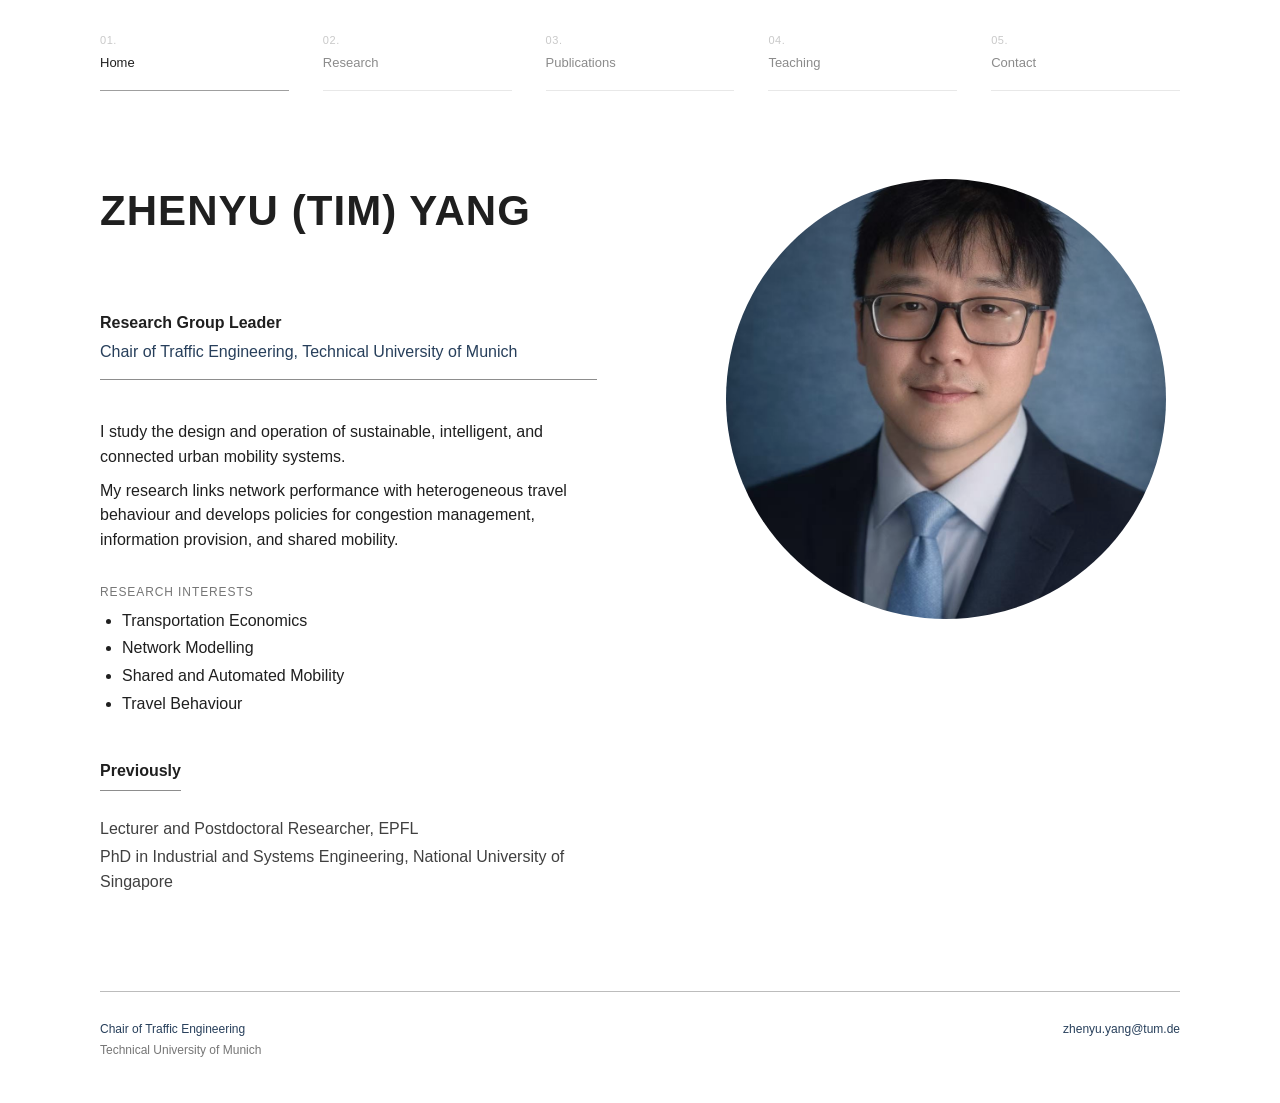
<file: index.html>
<!doctype html><html lang="en"><head><meta charset="utf-8"><meta name="viewport" content="width=device-width,initial-scale=1"><title>Zhenyu (Tim) Yang | Transportation Researcher</title><meta name="description" content="Academic homepage of Zhenyu (Tim) Yang, researching transportation economics, network modelling, and robotic mobility."><link rel="stylesheet" href="styles.css"></head><body><main class="site-shell">
<header class="site-header"><nav class="numbered-nav" aria-label="Primary navigation"><a href="index.html" aria-current="page"><span>01.</span>Home</a><a href="research.html"><span>02.</span>Research</a><a href="publications.html"><span>03.</span>Publications</a><a href="teaching.html"><span>04.</span>Teaching</a><a href="contact.html"><span>05.</span>Contact</a></nav></header>
<section class="home-grid"><div class="home-copy"><h1 class="nameplate">Zhenyu (Tim) Yang</h1><div class="quiet-affiliation"><strong>Research Group Leader</strong><a href="https://www.mos.ed.tum.de/vt/startseite/" target="_blank" rel="noopener noreferrer">Chair of Traffic Engineering, Technical University of Munich</a></div><div class="research-statement"><p>I study the design and operation of sustainable, intelligent, and connected urban mobility systems.</p><p>My research links network performance with heterogeneous travel behaviour and develops policies for congestion management, information provision, and shared mobility.</p></div><div class="current-focus"><p>Research interests</p><ul><li>Transportation Economics</li><li>Network Modelling</li><li>Shared and Automated Mobility</li><li>Travel Behaviour</li></ul></div><section class="previously"><h2>Previously</h2><p>Lecturer and Postdoctoral Researcher, EPFL</p><p>PhD in Industrial and Systems Engineering, National University of Singapore</p></section></div><div class="portrait-wrap"><img class="portrait" src="Zhenyu_Profile.jpg" alt="Portrait of Zhenyu (Tim) Yang"></div></section>
<footer class="site-footer"><div><a href="https://www.mos.ed.tum.de/vt/startseite/" target="_blank" rel="noopener noreferrer">Chair of Traffic Engineering</a><span>Technical University of Munich</span></div><a href="mailto:zhenyu.yang@tum.de">zhenyu.yang@tum.de</a></footer></main>
<!-- Cloudflare Web Analytics -->
<script type="module" src="https://static.cloudflareinsights.com/beacon.min.js" data-cf-beacon='{"token":"52b22430669c4e48a2bfc02dd2ae94d7"}'></script>
<!-- End Cloudflare Web Analytics -->
</body></html>
</file>
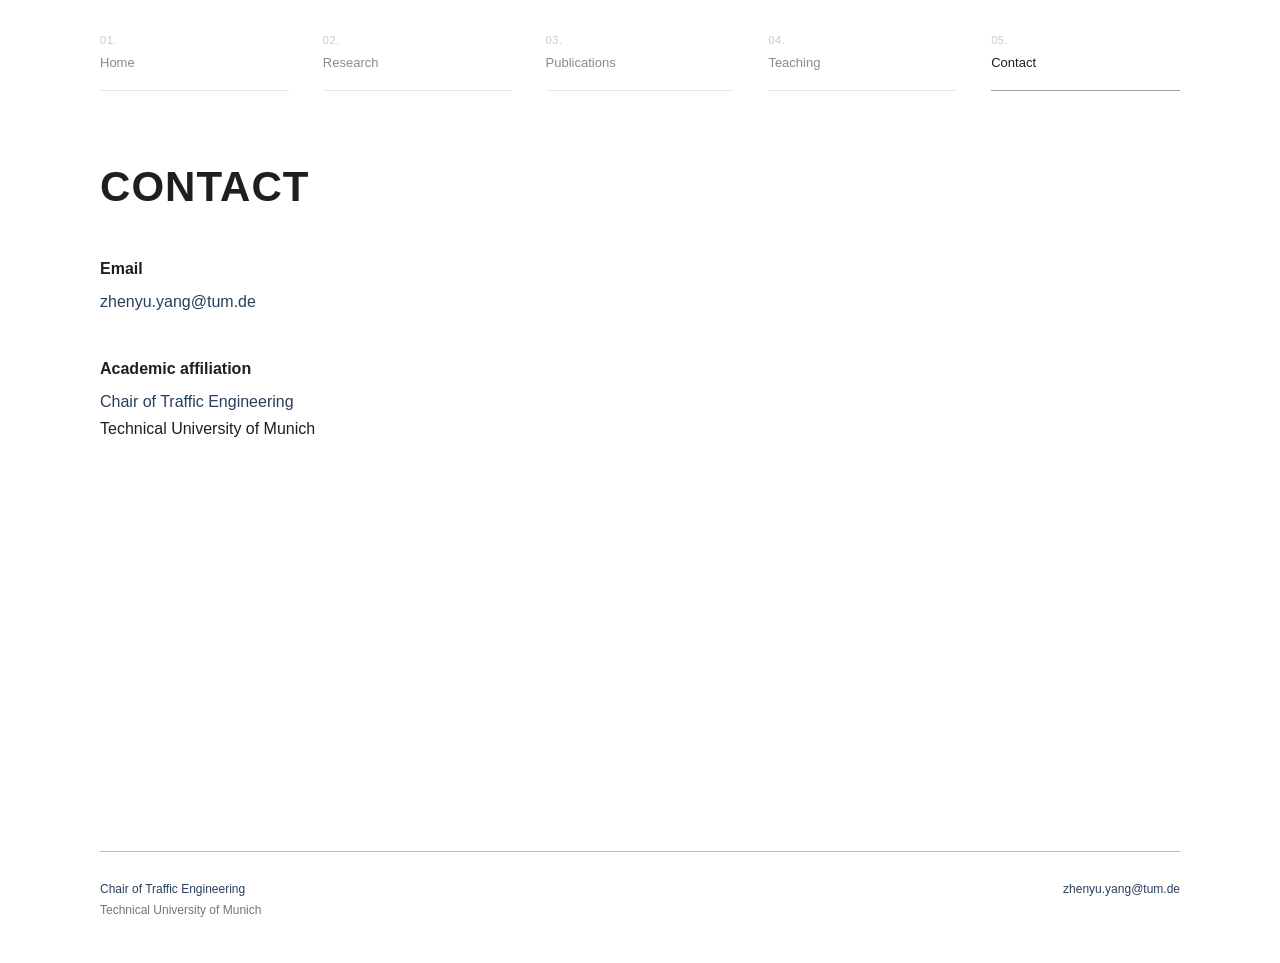
<file: contact.html>
<!doctype html><html lang="en"><head><meta charset="utf-8"><meta name="viewport" content="width=device-width,initial-scale=1"><title>Contact | Zhenyu (Tim) Yang</title><meta name="description" content="Contact Zhenyu (Tim) Yang at the Chair of Traffic Engineering, Technical University of Munich."><link rel="stylesheet" href="styles.css"></head><body><main class="site-shell">
<header class="site-header"><nav class="numbered-nav" aria-label="Primary navigation"><a href="index.html"><span>01.</span>Home</a><a href="research.html"><span>02.</span>Research</a><a href="publications.html"><span>03.</span>Publications</a><a href="teaching.html"><span>04.</span>Teaching</a><a href="contact.html" aria-current="page"><span>05.</span>Contact</a></nav></header>
<article class="page-content contact-page"><h1 class="page-title">Contact</h1><section><h2>Email</h2><p><a href="mailto:zhenyu.yang@tum.de">zhenyu.yang@tum.de</a></p></section><section><h2>Academic affiliation</h2><p><a href="https://www.mos.ed.tum.de/vt/startseite/" target="_blank" rel="noopener noreferrer">Chair of Traffic Engineering</a></p><p>Technical University of Munich</p></section></article>
<footer class="site-footer"><div><a href="https://www.mos.ed.tum.de/vt/startseite/" target="_blank" rel="noopener noreferrer">Chair of Traffic Engineering</a><span>Technical University of Munich</span></div><a href="mailto:zhenyu.yang@tum.de">zhenyu.yang@tum.de</a></footer></main>
<!-- Cloudflare Web Analytics -->
<script type="module" src="https://static.cloudflareinsights.com/beacon.min.js" data-cf-beacon='{"token":"52b22430669c4e48a2bfc02dd2ae94d7"}'></script>
<!-- End Cloudflare Web Analytics -->
</body></html>
</file>
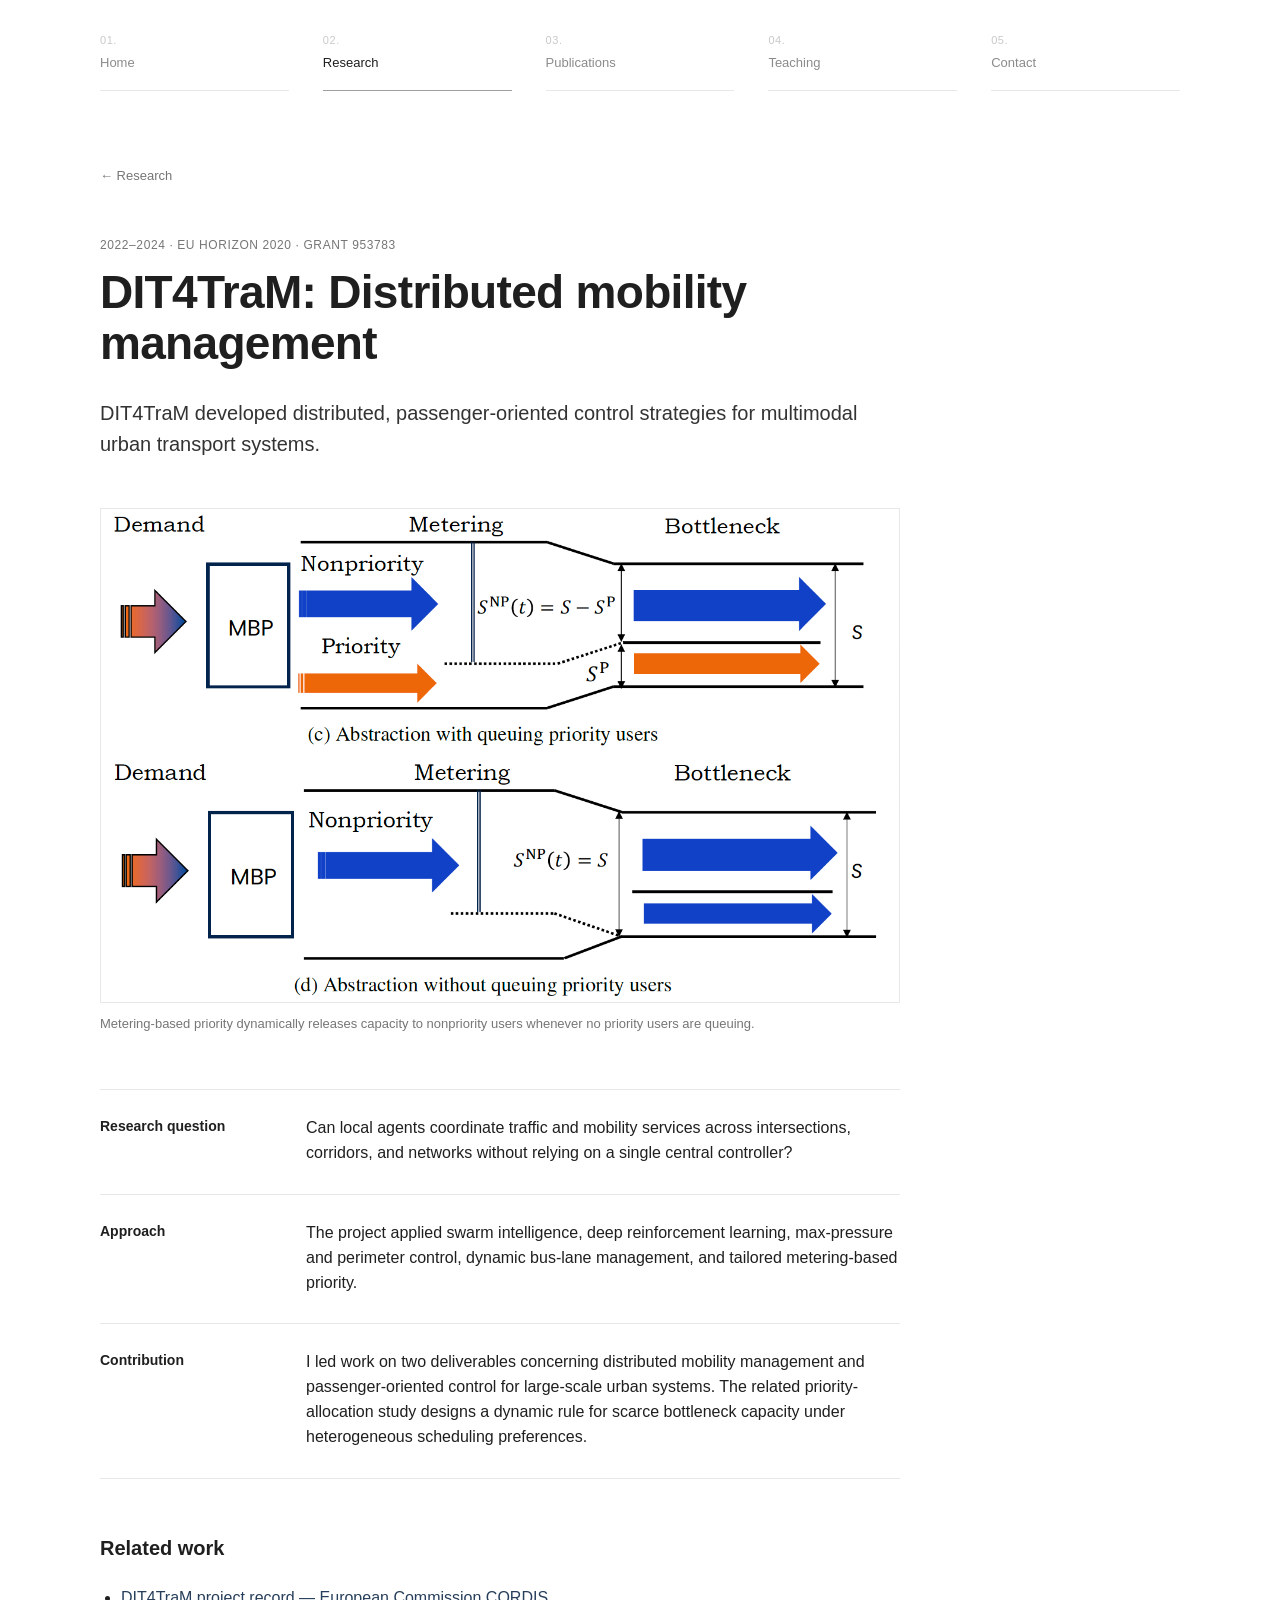
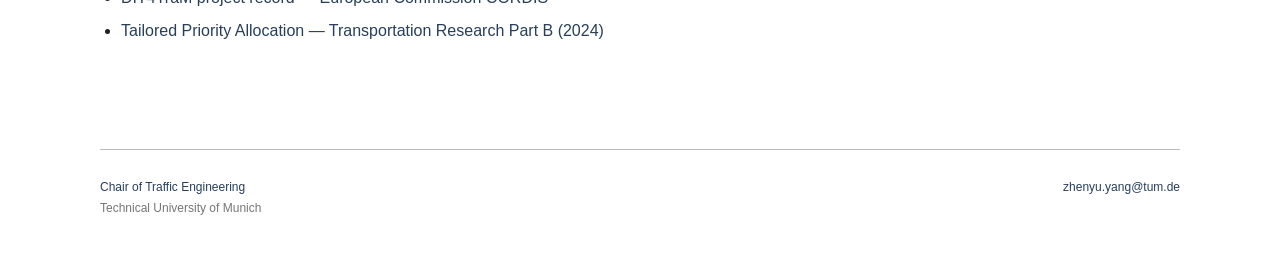
<file: project-dit4tram.html>
<!doctype html>
<html lang="en"><head><meta charset="utf-8"><meta name="viewport" content="width=device-width,initial-scale=1"><title>DIT4TraM | Zhenyu (Tim) Yang</title><meta name="description" content="Distributed intelligence and technology for traffic and mobility management."><link rel="stylesheet" href="styles.css"><link rel="stylesheet" href="projects.css"></head>
<body><main class="site-shell">
<header class="site-header"><nav class="numbered-nav" aria-label="Primary navigation"><a href="index.html"><span>01.</span>Home</a><a href="research.html" aria-current="page"><span>02.</span>Research</a><a href="publications.html"><span>03.</span>Publications</a><a href="teaching.html"><span>04.</span>Teaching</a><a href="contact.html"><span>05.</span>Contact</a></nav></header>
<article class="page-content project-detail"><a class="back-link" href="research.html">← Research</a><p class="project-kicker">2022–2024 · EU Horizon 2020 · Grant 953783</p><h1 class="project-detail-title">DIT4TraM: Distributed mobility management</h1><p class="page-intro">DIT4TraM developed distributed, passenger-oriented control strategies for multimodal urban transport systems.</p>
<figure class="project-media"><img src="dit4tram-priority-allocation.png" alt="Metering-based allocation of bottleneck capacity between priority and nonpriority users"><figcaption>Metering-based priority dynamically releases capacity to nonpriority users whenever no priority users are queuing.</figcaption></figure>
<div class="project-sections"><section><h2>Research question</h2><p>Can local agents coordinate traffic and mobility services across intersections, corridors, and networks without relying on a single central controller?</p></section><section><h2>Approach</h2><p>The project applied swarm intelligence, deep reinforcement learning, max-pressure and perimeter control, dynamic bus-lane management, and tailored metering-based priority.</p></section><section><h2>Contribution</h2><p>I led work on two deliverables concerning distributed mobility management and passenger-oriented control for large-scale urban systems. The related priority-allocation study designs a dynamic rule for scarce bottleneck capacity under heterogeneous scheduling preferences.</p></section></div>
<section class="related-work"><h2 class="section-title">Related work</h2><ul><li><a href="https://cordis.europa.eu/project/id/953783" target="_blank" rel="noopener noreferrer">DIT4TraM project record — European Commission CORDIS</a></li><li><a href="https://doi.org/10.1016/j.trb.2024.103093" target="_blank" rel="noopener noreferrer">Tailored Priority Allocation — Transportation Research Part B (2024)</a></li></ul></section></article>
<footer class="site-footer"><div><a href="https://www.mos.ed.tum.de/vt/startseite/" target="_blank" rel="noopener noreferrer">Chair of Traffic Engineering</a><span>Technical University of Munich</span></div><a href="mailto:zhenyu.yang@tum.de">zhenyu.yang@tum.de</a></footer></main>
<!-- Cloudflare Web Analytics -->
<script type="module" src="https://static.cloudflareinsights.com/beacon.min.js" data-cf-beacon='{"token":"52b22430669c4e48a2bfc02dd2ae94d7"}'></script>
<!-- End Cloudflare Web Analytics -->
</body></html>
</file>
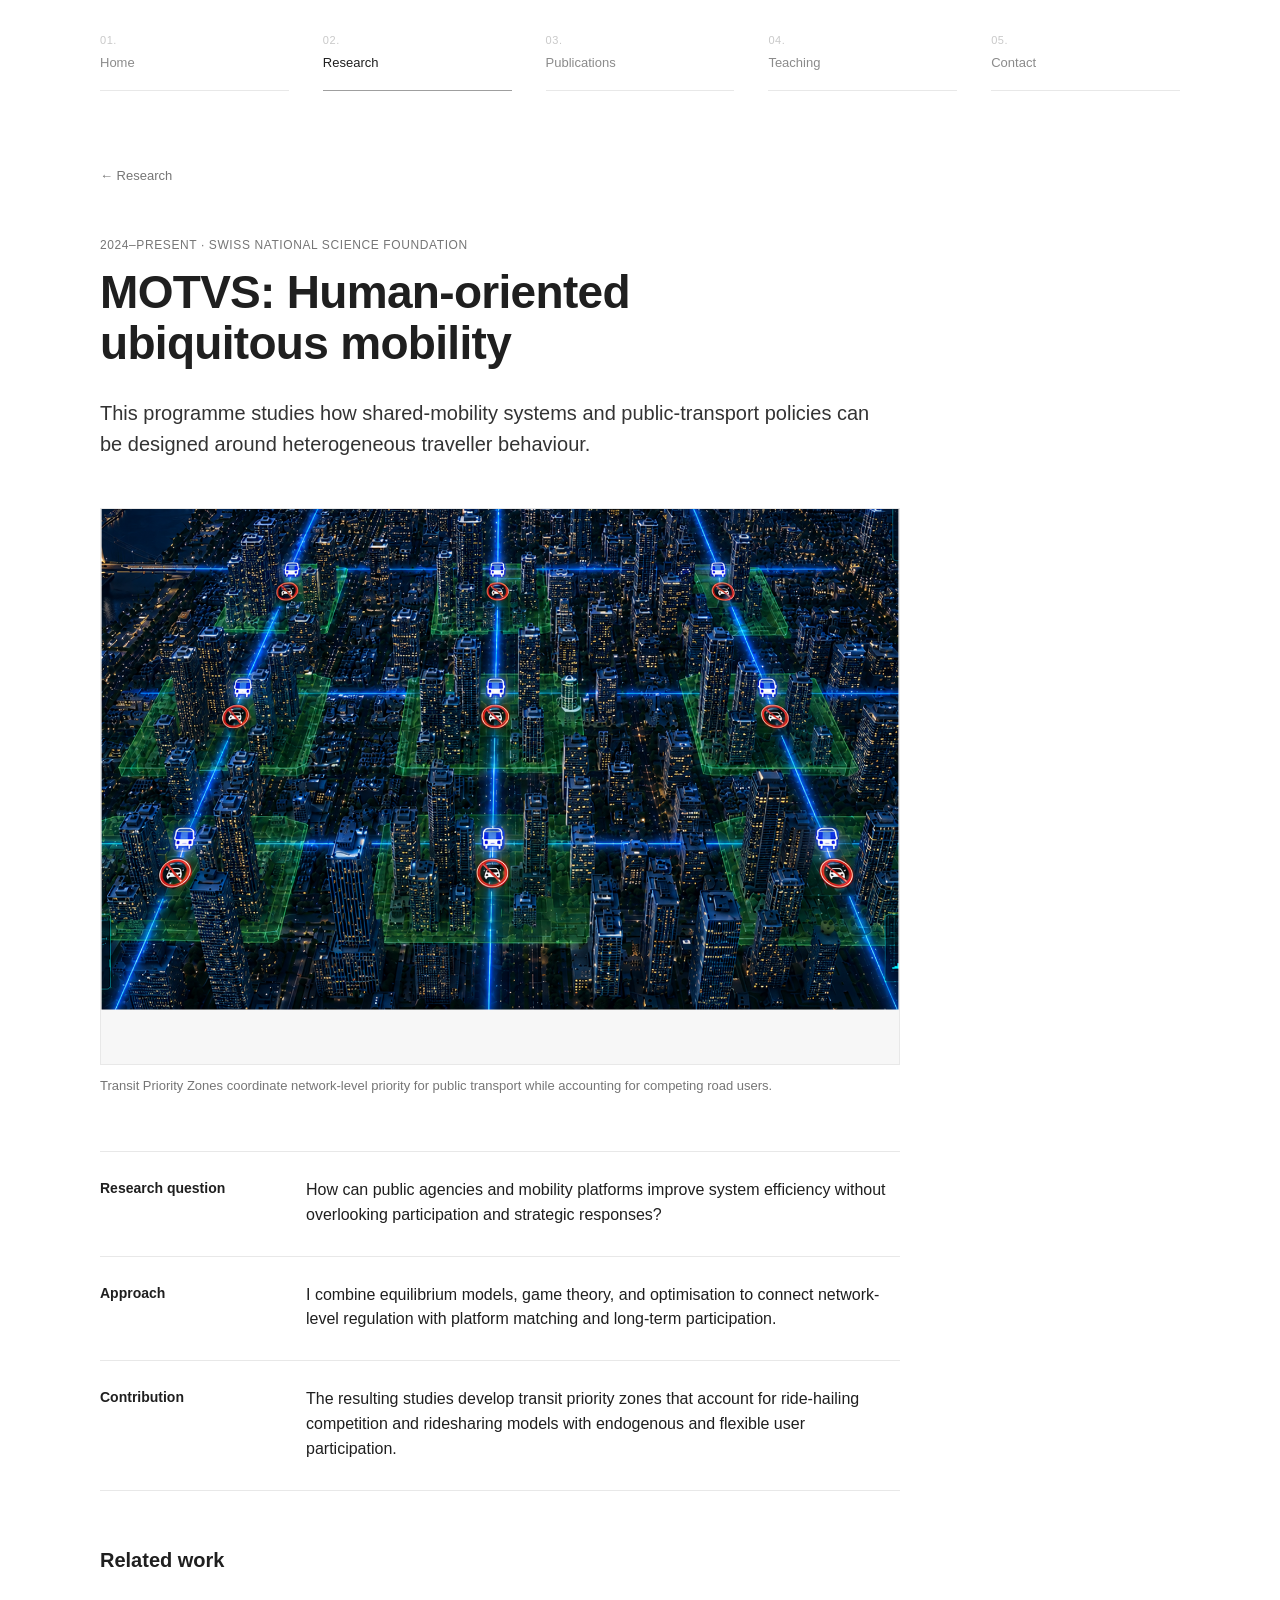
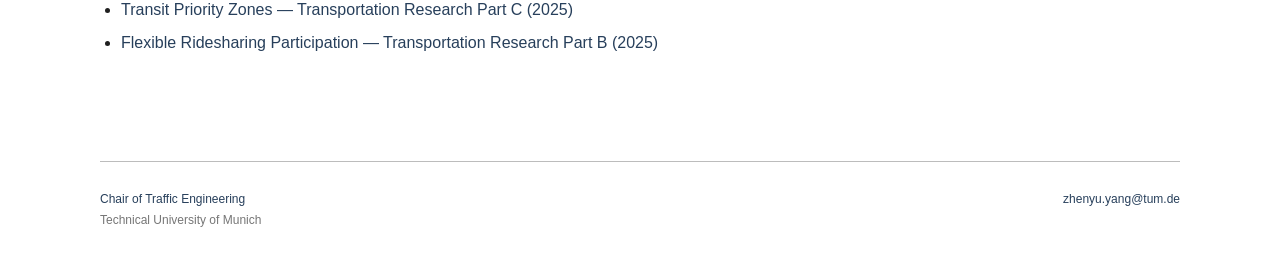
<file: project-motvs.html>
<!doctype html>
<html lang="en"><head><meta charset="utf-8"><meta name="viewport" content="width=device-width,initial-scale=1"><title>MOTVS | Zhenyu (Tim) Yang</title><meta name="description" content="Human-oriented ubiquitous mobility: shared-mobility design, public-transport regulation, and participation."><link rel="stylesheet" href="styles.css"><link rel="stylesheet" href="projects.css"></head>
<body><main class="site-shell">
<header class="site-header"><nav class="numbered-nav" aria-label="Primary navigation"><a href="index.html"><span>01.</span>Home</a><a href="research.html" aria-current="page"><span>02.</span>Research</a><a href="publications.html"><span>03.</span>Publications</a><a href="teaching.html"><span>04.</span>Teaching</a><a href="contact.html"><span>05.</span>Contact</a></nav></header>
<article class="page-content project-detail"><a class="back-link" href="research.html">← Research</a><p class="project-kicker">2024–present · Swiss National Science Foundation</p><h1 class="project-detail-title">MOTVS: Human-oriented ubiquitous mobility</h1><p class="page-intro">This programme studies how shared-mobility systems and public-transport policies can be designed around heterogeneous traveller behaviour.</p>
<figure class="project-media"><img src="opt-use-transit-priority-zone.png" alt="Conceptual illustration of a network of Transit Priority Zones across an urban area"><figcaption>Transit Priority Zones coordinate network-level priority for public transport while accounting for competing road users.</figcaption></figure>
<div class="project-sections"><section><h2>Research question</h2><p>How can public agencies and mobility platforms improve system efficiency without overlooking participation and strategic responses?</p></section><section><h2>Approach</h2><p>I combine equilibrium models, game theory, and optimisation to connect network-level regulation with platform matching and long-term participation.</p></section><section><h2>Contribution</h2><p>The resulting studies develop transit priority zones that account for ride-hailing competition and ridesharing models with endogenous and flexible user participation.</p></section></div>
<section class="related-work"><h2 class="section-title">Related work</h2><ul><li><a href="https://doi.org/10.1016/j.trc.2025.105016" target="_blank" rel="noopener noreferrer">Transit Priority Zones — Transportation Research Part C (2025)</a></li><li><a href="https://doi.org/10.1016/j.trb.2025.103290" target="_blank" rel="noopener noreferrer">Flexible Ridesharing Participation — Transportation Research Part B (2025)</a></li></ul></section></article>
<footer class="site-footer"><div><a href="https://www.mos.ed.tum.de/vt/startseite/" target="_blank" rel="noopener noreferrer">Chair of Traffic Engineering</a><span>Technical University of Munich</span></div><a href="mailto:zhenyu.yang@tum.de">zhenyu.yang@tum.de</a></footer></main>
<!-- Cloudflare Web Analytics -->
<script type="module" src="https://static.cloudflareinsights.com/beacon.min.js" data-cf-beacon='{"token":"52b22430669c4e48a2bfc02dd2ae94d7"}'></script>
<!-- End Cloudflare Web Analytics -->
</body></html>
</file>
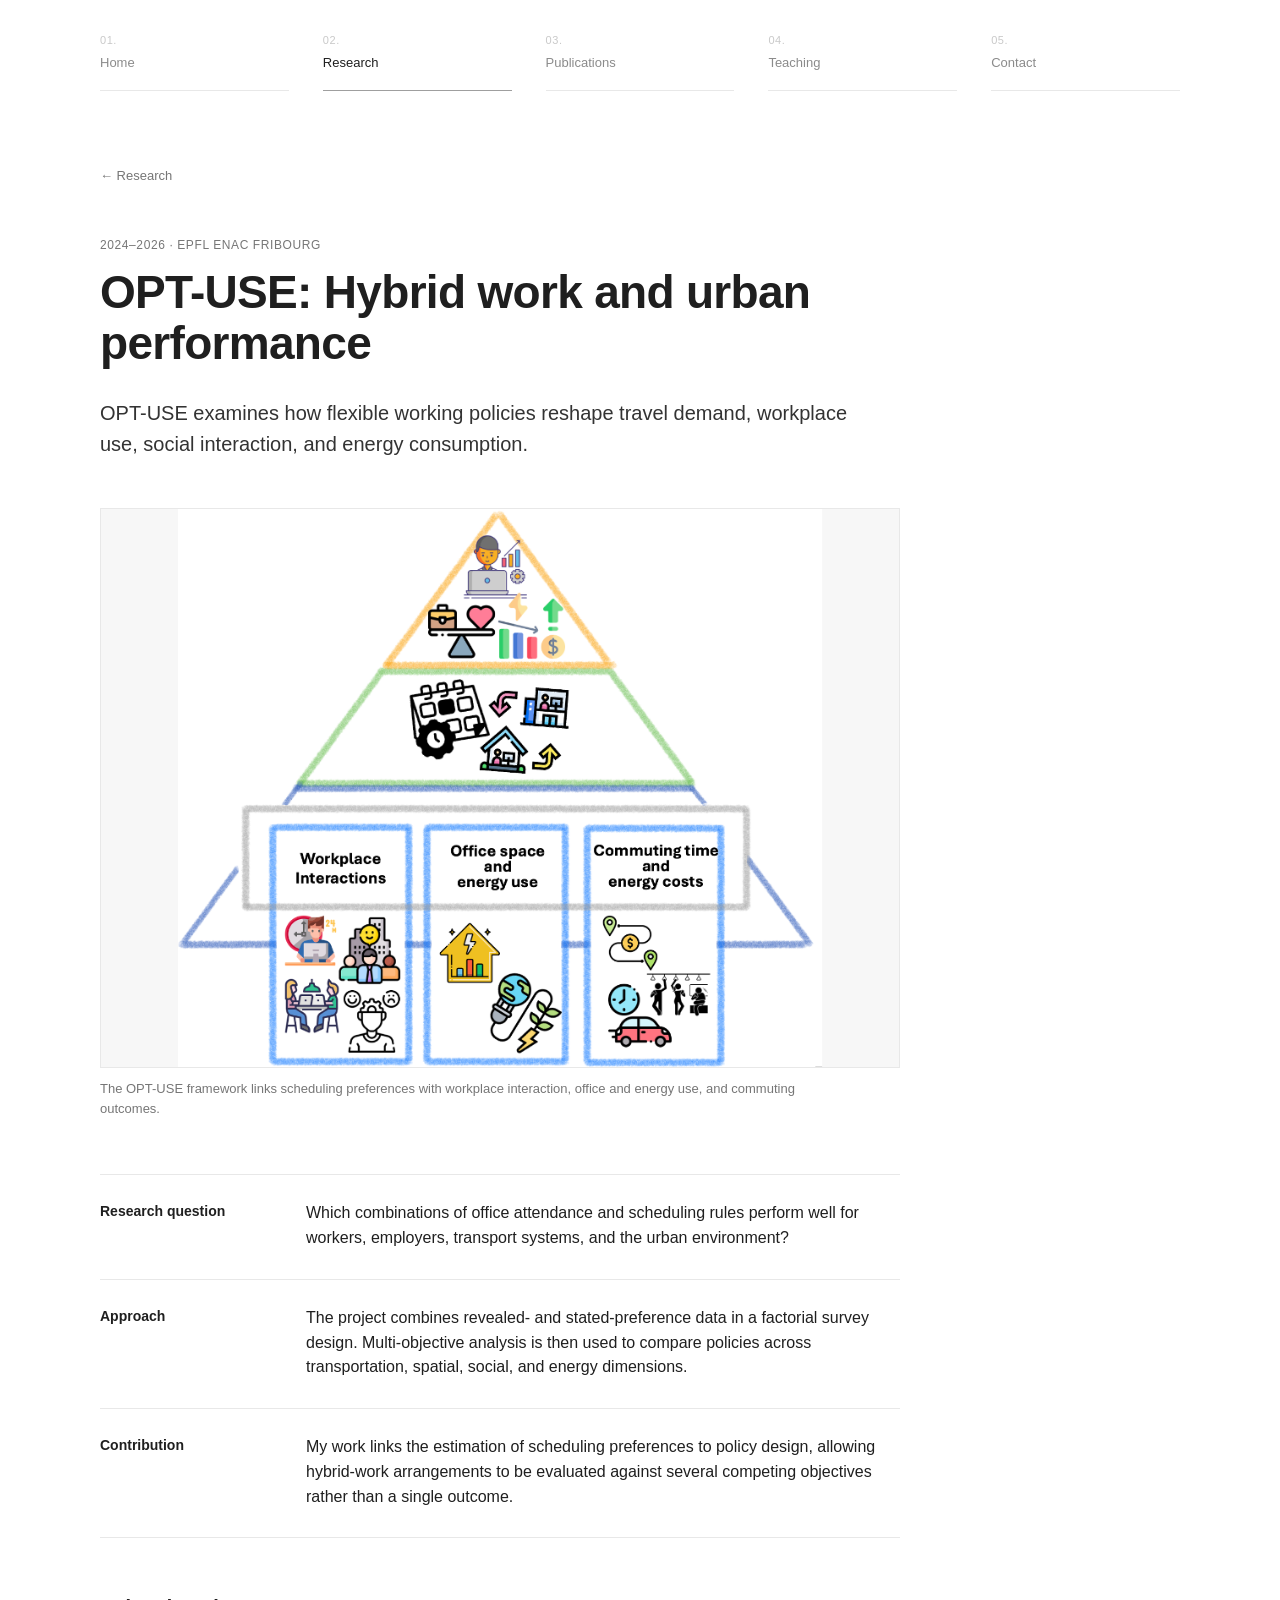
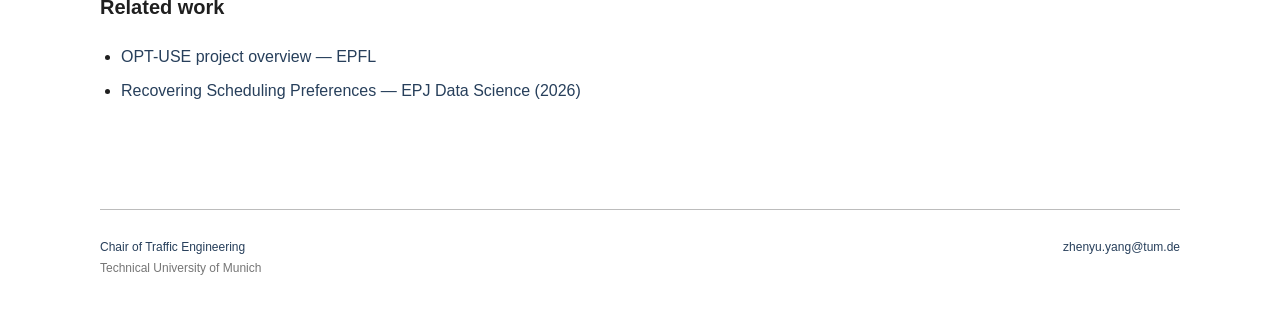
<file: project-opt-use.html>
<!doctype html>
<html lang="en"><head><meta charset="utf-8"><meta name="viewport" content="width=device-width,initial-scale=1"><title>OPT-USE | Zhenyu (Tim) Yang</title><meta name="description" content="Research on hybrid work, travel demand, and urban socio-environmental performance."><link rel="stylesheet" href="styles.css"><link rel="stylesheet" href="projects.css"></head>
<body><main class="site-shell">
<header class="site-header"><nav class="numbered-nav" aria-label="Primary navigation"><a href="index.html"><span>01.</span>Home</a><a href="research.html" aria-current="page"><span>02.</span>Research</a><a href="publications.html"><span>03.</span>Publications</a><a href="teaching.html"><span>04.</span>Teaching</a><a href="contact.html"><span>05.</span>Contact</a></nav></header>
<article class="page-content project-detail"><a class="back-link" href="research.html">← Research</a><p class="project-kicker">2024–2026 · EPFL ENAC Fribourg</p><h1 class="project-detail-title">OPT-USE: Hybrid work and urban performance</h1><p class="page-intro">OPT-USE examines how flexible working policies reshape travel demand, workplace use, social interaction, and energy consumption.</p>
<figure class="project-media"><img src="opt-use-framework.png" alt="Framework for recovering scheduling preferences and evaluating hybrid-work policies"><figcaption>The OPT-USE framework links scheduling preferences with workplace interaction, office and energy use, and commuting outcomes.</figcaption></figure>
<div class="project-sections"><section><h2>Research question</h2><p>Which combinations of office attendance and scheduling rules perform well for workers, employers, transport systems, and the urban environment?</p></section><section><h2>Approach</h2><p>The project combines revealed- and stated-preference data in a factorial survey design. Multi-objective analysis is then used to compare policies across transportation, spatial, social, and energy dimensions.</p></section><section><h2>Contribution</h2><p>My work links the estimation of scheduling preferences to policy design, allowing hybrid-work arrangements to be evaluated against several competing objectives rather than a single outcome.</p></section></div>
<section class="related-work"><h2 class="section-title">Related work</h2><ul><li><a href="https://www.epfl.ch/labs/ethos/research/occupants-in-buildings/" target="_blank" rel="noopener noreferrer">OPT-USE project overview — EPFL</a></li><li><a href="https://doi.org/10.1140/epjds/s13688-025-00608-z" target="_blank" rel="noopener noreferrer">Recovering Scheduling Preferences — EPJ Data Science (2026)</a></li></ul></section></article>
<footer class="site-footer"><div><a href="https://www.mos.ed.tum.de/vt/startseite/" target="_blank" rel="noopener noreferrer">Chair of Traffic Engineering</a><span>Technical University of Munich</span></div><a href="mailto:zhenyu.yang@tum.de">zhenyu.yang@tum.de</a></footer></main>
<!-- Cloudflare Web Analytics -->
<script type="module" src="https://static.cloudflareinsights.com/beacon.min.js" data-cf-beacon='{"token":"52b22430669c4e48a2bfc02dd2ae94d7"}'></script>
<!-- End Cloudflare Web Analytics -->
</body></html>
</file>
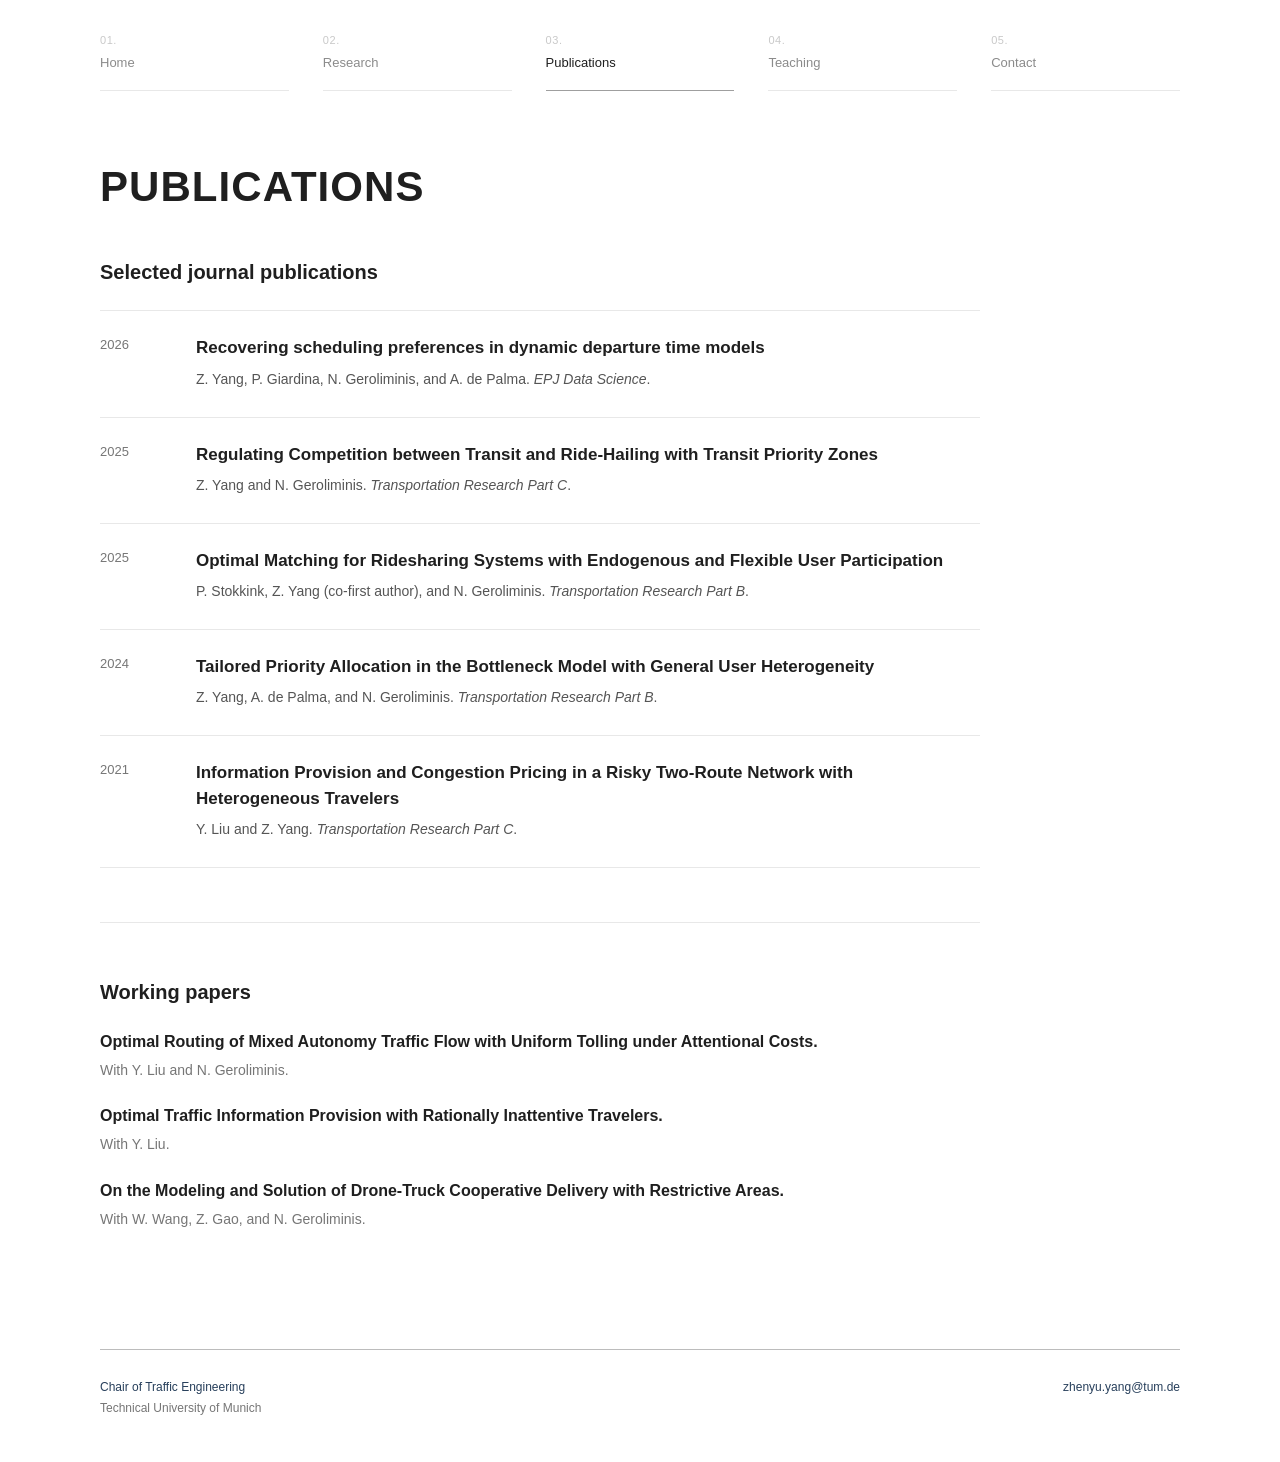
<file: publications.html>
<!doctype html><html lang="en"><head><meta charset="utf-8"><meta name="viewport" content="width=device-width,initial-scale=1"><title>Publications | Zhenyu (Tim) Yang</title><meta name="description" content="Selected publications and working papers by Zhenyu (Tim) Yang."><link rel="stylesheet" href="styles.css"></head><body><main class="site-shell">
<header class="site-header"><nav class="numbered-nav" aria-label="Primary navigation"><a href="index.html"><span>01.</span>Home</a><a href="research.html"><span>02.</span>Research</a><a href="publications.html" aria-current="page"><span>03.</span>Publications</a><a href="teaching.html"><span>04.</span>Teaching</a><a href="contact.html"><span>05.</span>Contact</a></nav></header>
<article class="page-content publications-page"><h1 class="page-title">Publications</h1><h2 class="section-title">Selected journal publications</h2><ol class="publication-list"><li><span class="publication-year">2026</span><div><a class="publication-title" href="https://doi.org/10.1140/epjds/s13688-025-00608-z" target="_blank" rel="noopener noreferrer">Recovering scheduling preferences in dynamic departure time models</a><p>Z. Yang, P. Giardina, N. Geroliminis, and A. de Palma. <em>EPJ Data Science</em>.</p></div></li><li><span class="publication-year">2025</span><div><a class="publication-title" href="https://doi.org/10.1016/j.trc.2025.105016" target="_blank" rel="noopener noreferrer">Regulating Competition between Transit and Ride-Hailing with Transit Priority Zones</a><p>Z. Yang and N. Geroliminis. <em>Transportation Research Part C</em>.</p></div></li><li><span class="publication-year">2025</span><div><a class="publication-title" href="https://doi.org/10.1016/j.trb.2025.103290" target="_blank" rel="noopener noreferrer">Optimal Matching for Ridesharing Systems with Endogenous and Flexible User Participation</a><p>P. Stokkink, Z. Yang (co-first author), and N. Geroliminis. <em>Transportation Research Part B</em>.</p></div></li><li><span class="publication-year">2024</span><div><a class="publication-title" href="https://doi.org/10.1016/j.trb.2024.103093" target="_blank" rel="noopener noreferrer">Tailored Priority Allocation in the Bottleneck Model with General User Heterogeneity</a><p>Z. Yang, A. de Palma, and N. Geroliminis. <em>Transportation Research Part B</em>.</p></div></li><li><span class="publication-year">2021</span><div><a class="publication-title" href="https://doi.org/10.1016/j.trc.2021.103083" target="_blank" rel="noopener noreferrer">Information Provision and Congestion Pricing in a Risky Two-Route Network with Heterogeneous Travelers</a><p>Y. Liu and Z. Yang. <em>Transportation Research Part C</em>.</p></div></li></ol><hr><h2 class="section-title">Working papers</h2><ul class="working-paper-list"><li><strong>Optimal Routing of Mixed Autonomy Traffic Flow with Uniform Tolling under Attentional Costs.</strong><span>With Y. Liu and N. Geroliminis.</span></li><li><strong>Optimal Traffic Information Provision with Rationally Inattentive Travelers.</strong><span>With Y. Liu.</span></li><li><strong>On the Modeling and Solution of Drone-Truck Cooperative Delivery with Restrictive Areas.</strong><span>With W. Wang, Z. Gao, and N. Geroliminis.</span></li></ul></article>
<footer class="site-footer"><div><a href="https://www.mos.ed.tum.de/vt/startseite/" target="_blank" rel="noopener noreferrer">Chair of Traffic Engineering</a><span>Technical University of Munich</span></div><a href="mailto:zhenyu.yang@tum.de">zhenyu.yang@tum.de</a></footer></main>
<!-- Cloudflare Web Analytics -->
<script type="module" src="https://static.cloudflareinsights.com/beacon.min.js" data-cf-beacon='{"token":"52b22430669c4e48a2bfc02dd2ae94d7"}'></script>
<!-- End Cloudflare Web Analytics -->
</body></html>
</file>
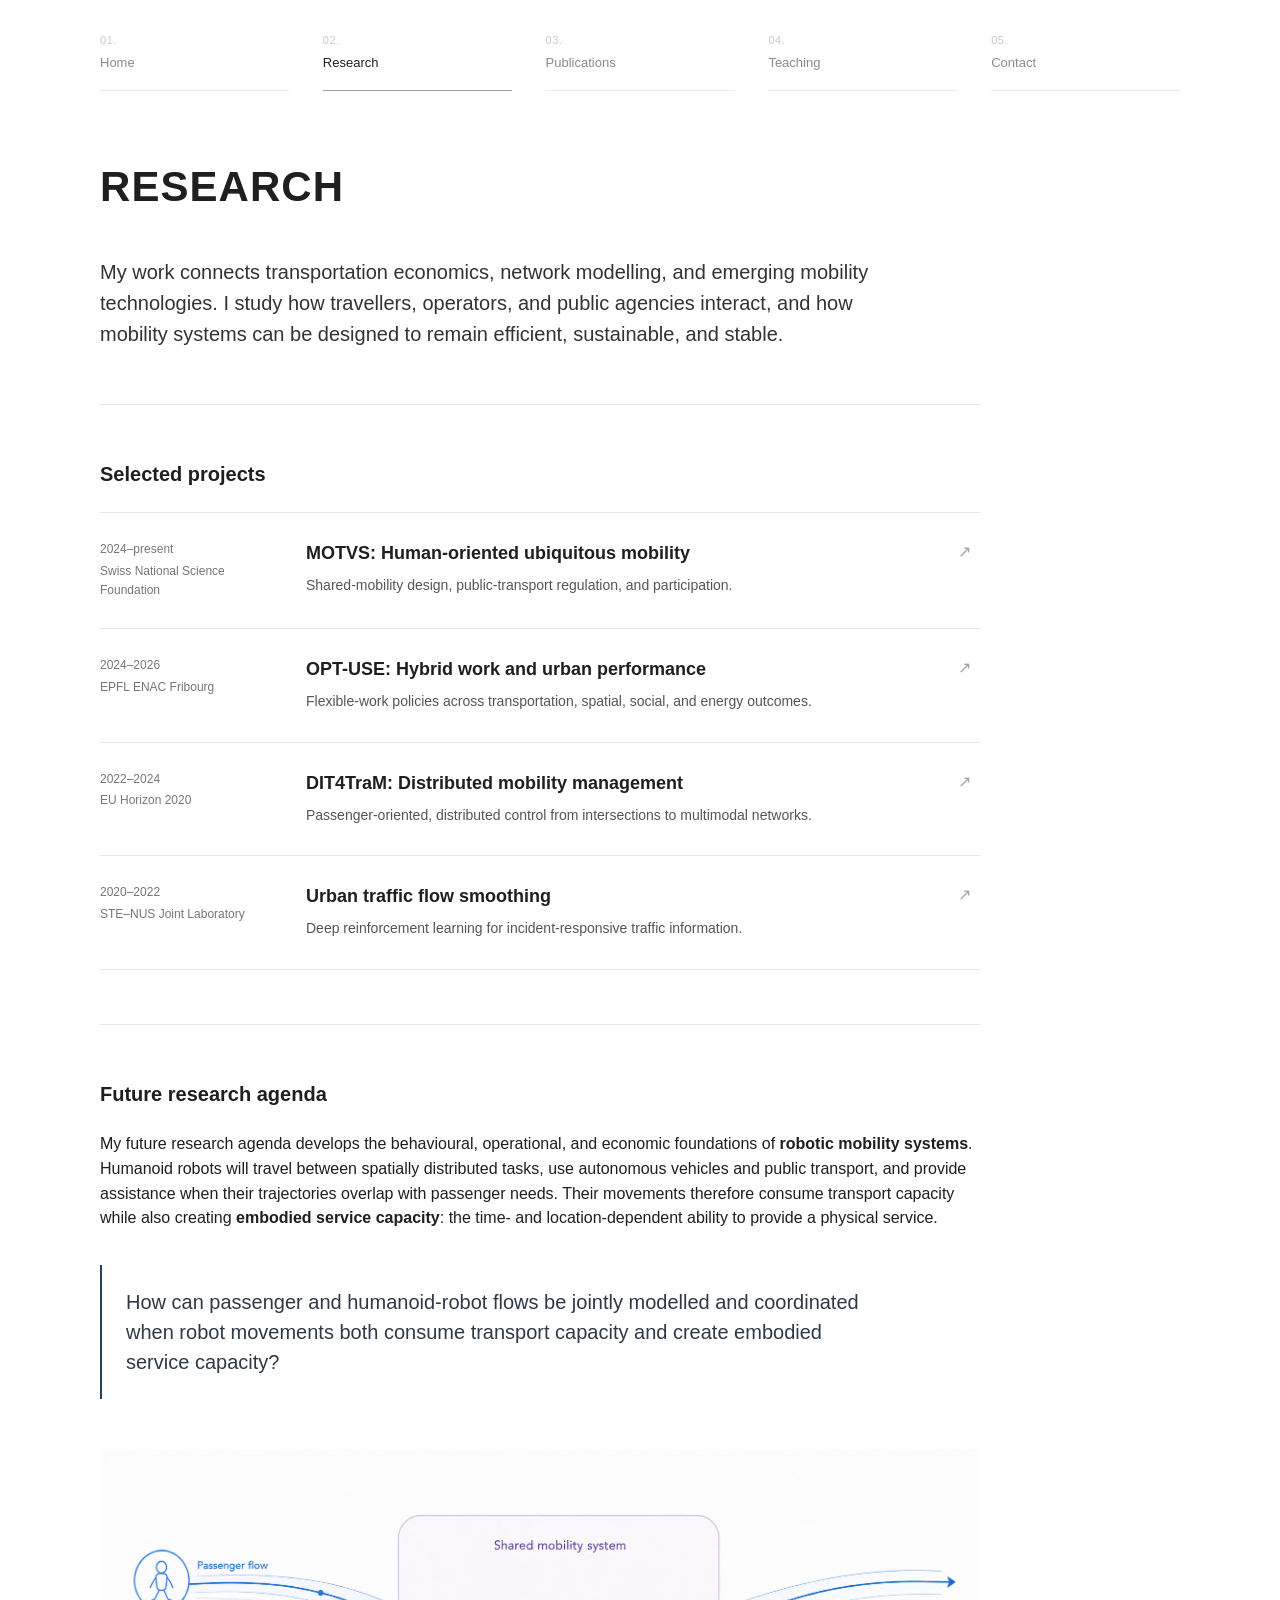
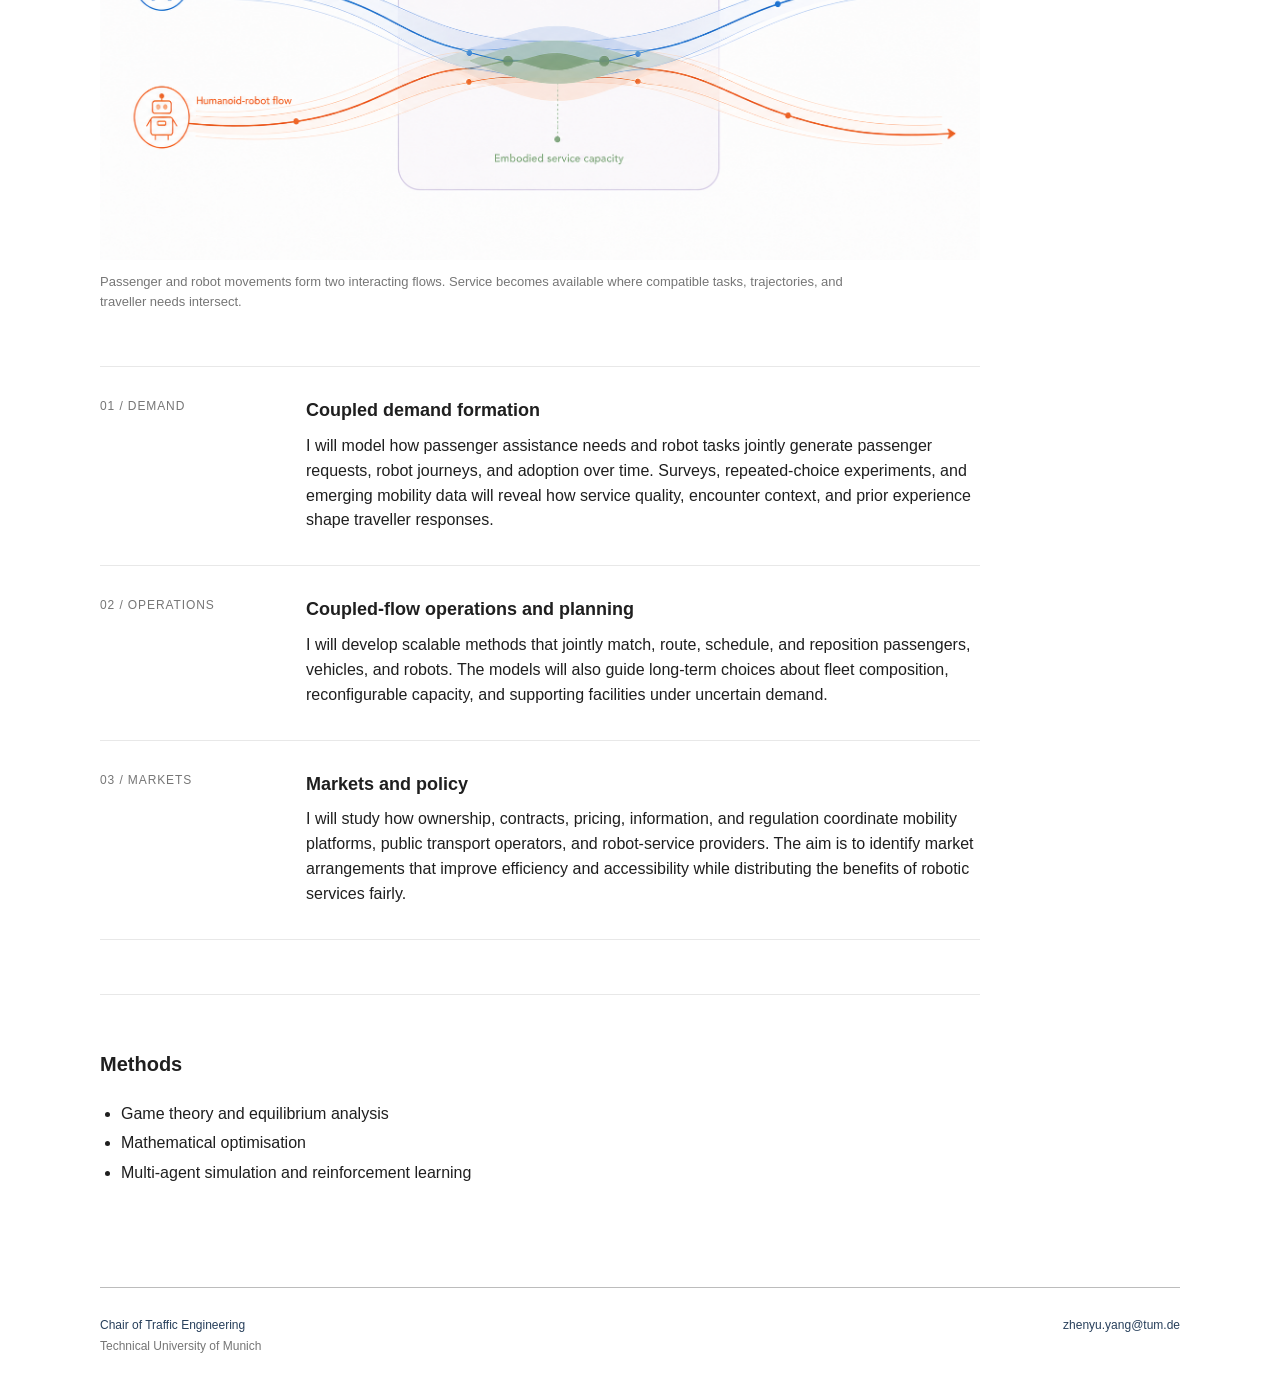
<file: research.html>
<!doctype html>
<html lang="en">
<head>
  <meta charset="utf-8">
  <meta name="viewport" content="width=device-width,initial-scale=1">
  <title>Research | Zhenyu (Tim) Yang</title>
  <meta name="description" content="Research on transportation economics, network modelling, robotic mobility, and travel behaviour.">
  <link rel="stylesheet" href="styles.css">
  <link rel="stylesheet" href="projects.css">
</head>
<body>
<main class="site-shell">
  <header class="site-header"><nav class="numbered-nav" aria-label="Primary navigation"><a href="index.html"><span>01.</span>Home</a><a href="research.html" aria-current="page"><span>02.</span>Research</a><a href="publications.html"><span>03.</span>Publications</a><a href="teaching.html"><span>04.</span>Teaching</a><a href="contact.html"><span>05.</span>Contact</a></nav></header>
  <article class="page-content">
    <h1 class="page-title">Research</h1>
    <p class="page-intro">My work connects transportation economics, network modelling, and emerging mobility technologies. I study how travellers, operators, and public agencies interact, and how mobility systems can be designed to remain efficient, sustainable, and stable.</p>
    <hr>
    <h2 class="section-title">Selected projects</h2>
    <div class="project-list">
      <a class="project-card" href="project-motvs.html"><p class="project-meta"><span>2024–present</span><span>Swiss National Science Foundation</span></p><div><h3>MOTVS: Human-oriented ubiquitous mobility</h3><p>Shared-mobility design, public-transport regulation, and participation.</p></div><span class="project-arrow" aria-hidden="true">↗</span></a>
      <a class="project-card" href="project-opt-use.html"><p class="project-meta"><span>2024–2026</span><span>EPFL ENAC Fribourg</span></p><div><h3>OPT-USE: Hybrid work and urban performance</h3><p>Flexible-work policies across transportation, spatial, social, and energy outcomes.</p></div><span class="project-arrow" aria-hidden="true">↗</span></a>
      <a class="project-card" href="project-dit4tram.html"><p class="project-meta"><span>2022–2024</span><span>EU Horizon 2020</span></p><div><h3>DIT4TraM: Distributed mobility management</h3><p>Passenger-oriented, distributed control from intersections to multimodal networks.</p></div><span class="project-arrow" aria-hidden="true">↗</span></a>
      <a class="project-card" href="project-incident-response.html"><p class="project-meta"><span>2020–2022</span><span>STE–NUS Joint Laboratory</span></p><div><h3>Urban traffic flow smoothing</h3><p>Deep reinforcement learning for incident-responsive traffic information.</p></div><span class="project-arrow" aria-hidden="true">↗</span></a>
    </div>
    <hr>
    <h2 class="section-title">Future research agenda</h2>
    <p>My future research agenda develops the behavioural, operational, and economic foundations of <strong>robotic mobility systems</strong>. Humanoid robots will travel between spatially distributed tasks, use autonomous vehicles and public transport, and provide assistance when their trajectories overlap with passenger needs. Their movements therefore consume transport capacity while also creating <strong>embodied service capacity</strong>: the time- and location-dependent ability to provide a physical service.</p>
    <p class="research-question">How can passenger and humanoid-robot flows be jointly modelled and coordinated when robot movements both consume transport capacity and create embodied service capacity?</p>
    <figure class="agenda-figure"><img src="research-agenda-flows.png" alt="Passenger and humanoid-robot flows intersecting within a shared mobility system to create embodied service capacity"><figcaption>Passenger and robot movements form two interacting flows. Service becomes available where compatible tasks, trajectories, and traveller needs intersect.</figcaption></figure>
    <div class="theme-list"><section><p class="eyebrow">01 / Demand</p><div><h3>Coupled demand formation</h3><p>I will model how passenger assistance needs and robot tasks jointly generate passenger requests, robot journeys, and adoption over time. Surveys, repeated-choice experiments, and emerging mobility data will reveal how service quality, encounter context, and prior experience shape traveller responses.</p></div></section><section><p class="eyebrow">02 / Operations</p><div><h3>Coupled-flow operations and planning</h3><p>I will develop scalable methods that jointly match, route, schedule, and reposition passengers, vehicles, and robots. The models will also guide long-term choices about fleet composition, reconfigurable capacity, and supporting facilities under uncertain demand.</p></div></section><section><p class="eyebrow">03 / Markets</p><div><h3>Markets and policy</h3><p>I will study how ownership, contracts, pricing, information, and regulation coordinate mobility platforms, public transport operators, and robot-service providers. The aim is to identify market arrangements that improve efficiency and accessibility while distributing the benefits of robotic services fairly.</p></div></section></div>
    <hr>
    <h2 class="section-title">Methods</h2>
    <ul class="plain-list compact-list"><li>Game theory and equilibrium analysis</li><li>Mathematical optimisation</li><li>Multi-agent simulation and reinforcement learning</li></ul>
  </article>
  <footer class="site-footer"><div><a href="https://www.mos.ed.tum.de/vt/startseite/" target="_blank" rel="noopener noreferrer">Chair of Traffic Engineering</a><span>Technical University of Munich</span></div><a href="mailto:zhenyu.yang@tum.de">zhenyu.yang@tum.de</a></footer>
</main>
<!-- Cloudflare Web Analytics -->
<script type="module" src="https://static.cloudflareinsights.com/beacon.min.js" data-cf-beacon='{"token":"52b22430669c4e48a2bfc02dd2ae94d7"}'></script>
<!-- End Cloudflare Web Analytics -->
</body>
</html>
</file>
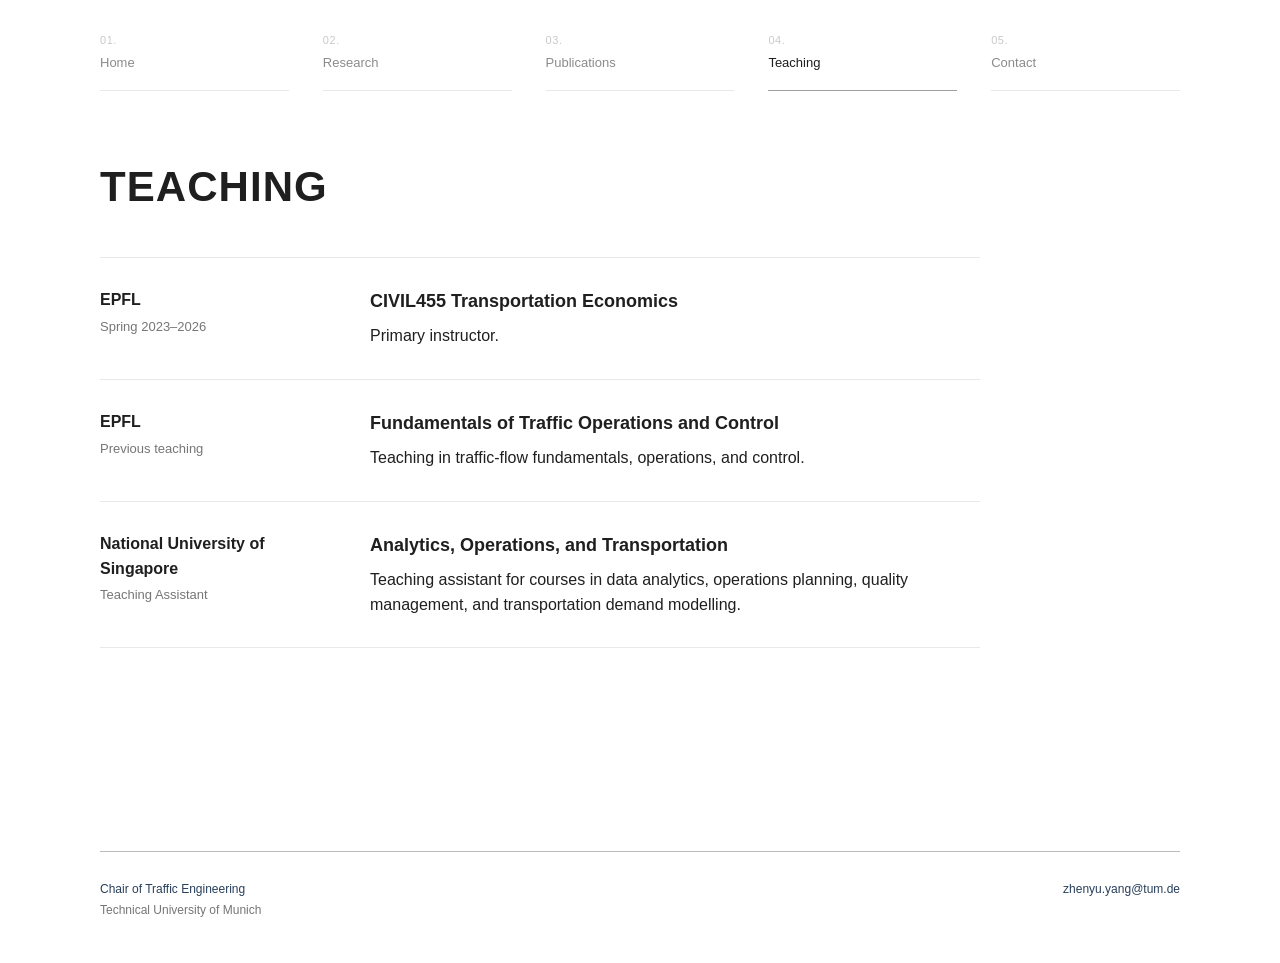
<file: teaching.html>
<!doctype html><html lang="en"><head><meta charset="utf-8"><meta name="viewport" content="width=device-width,initial-scale=1"><title>Teaching | Zhenyu (Tim) Yang</title><meta name="description" content="Teaching experience of Zhenyu (Tim) Yang."><link rel="stylesheet" href="styles.css"></head><body><main class="site-shell">
<header class="site-header"><nav class="numbered-nav" aria-label="Primary navigation"><a href="index.html"><span>01.</span>Home</a><a href="research.html"><span>02.</span>Research</a><a href="publications.html"><span>03.</span>Publications</a><a href="teaching.html" aria-current="page"><span>04.</span>Teaching</a><a href="contact.html"><span>05.</span>Contact</a></nav></header>
<article class="page-content"><h1 class="page-title">Teaching</h1><div class="teaching-list"><section><div class="teaching-meta"><strong>EPFL</strong><span>Spring 2023–2026</span></div><div><h2>CIVIL455 Transportation Economics</h2><p>Primary instructor.</p></div></section><section><div class="teaching-meta"><strong>EPFL</strong><span>Previous teaching</span></div><div><h2>Fundamentals of Traffic Operations and Control</h2><p>Teaching in traffic-flow fundamentals, operations, and control.</p></div></section><section><div class="teaching-meta"><strong>National University of Singapore</strong><span>Teaching Assistant</span></div><div><h2>Analytics, Operations, and Transportation</h2><p>Teaching assistant for courses in data analytics, operations planning, quality management, and transportation demand modelling.</p></div></section></div></article>
<footer class="site-footer"><div><a href="https://www.mos.ed.tum.de/vt/startseite/" target="_blank" rel="noopener noreferrer">Chair of Traffic Engineering</a><span>Technical University of Munich</span></div><a href="mailto:zhenyu.yang@tum.de">zhenyu.yang@tum.de</a></footer></main>
<!-- Cloudflare Web Analytics -->
<script type="module" src="https://static.cloudflareinsights.com/beacon.min.js" data-cf-beacon='{"token":"52b22430669c4e48a2bfc02dd2ae94d7"}'></script>
<!-- End Cloudflare Web Analytics -->
</body></html>
</file>
<file: styles.css>
:root{--ink:#1f1f1f;--muted:#767676;--line:#e8e8e8;--accent:#273f5b;--paper:#fff}*{box-sizing:border-box}html{scroll-behavior:smooth}body{margin:0;background:var(--paper);color:var(--ink);font-family:Arial,Helvetica,sans-serif;font-size:16px;line-height:1.55;-webkit-font-smoothing:antialiased}a{color:var(--accent);text-decoration:none}a:hover,a:focus-visible{text-decoration:underline;text-underline-offset:3px}.site-shell{width:min(1080px,calc(100% - 48px));margin:0 auto}.site-header{padding-top:32px}.numbered-nav{display:grid;grid-template-columns:repeat(5,1fr);gap:34px}.numbered-nav a{display:flex;min-width:0;flex-direction:column;gap:4px;padding:0 0 17px;border-bottom:1px solid var(--line);color:#8b8b8b;font-size:13px}.numbered-nav a span{color:#c9c9c9;font-size:11px;letter-spacing:.05em}.numbered-nav a[aria-current=page]{color:var(--ink);border-color:#9f9f9f}.home-grid{display:grid;grid-template-columns:minmax(0,1fr) minmax(340px,.94fr);gap:clamp(60px,9vw,118px);min-height:840px;padding:74px 0 92px;align-items:start}.home-copy{padding-top:22px}.nameplate,.page-title{margin:0;color:var(--ink);font-size:clamp(30px,4vw,42px);font-weight:600;letter-spacing:.025em;line-height:1.15;text-transform:uppercase}.quiet-affiliation{display:flex;flex-direction:column;gap:4px;margin:76px 0 40px;padding-bottom:14px;border-bottom:1px solid #8d8d8d;font-size:16px}.research-statement{margin:0 0 30px}.research-statement p{margin:0 0 9px}.current-focus>p,.eyebrow{margin:0 0 7px;color:var(--muted);font-size:12px;letter-spacing:.075em;text-transform:uppercase}.current-focus ul{margin:0;padding-left:22px}.current-focus li{margin:3px 0}.previously{margin-top:42px}.previously h2{display:inline-block;margin:0 0 26px;padding-bottom:6px;border-bottom:1px solid #8d8d8d;font-size:16px;font-weight:600}.previously p{margin:0 0 4px;color:#404040}.portrait-wrap{display:flex;justify-content:center;padding-top:14px}.portrait{width:min(100%,440px);aspect-ratio:1;border-radius:50%;object-fit:cover;object-position:center 24%;filter:saturate(.86) contrast(.98)}.page-content{max-width:880px;min-height:760px;padding:72px 0 96px}.page-title{margin-bottom:46px}.page-intro{max-width:790px;margin:0;color:#333;font-size:20px;line-height:1.55}hr{height:1px;margin:54px 0;border:0;background:var(--line)}.section-title{margin:0 0 22px;color:var(--ink);font-size:20px;font-weight:600}.theme-list{margin-top:55px;border-top:1px solid var(--line)}.theme-list section{display:grid;grid-template-columns:170px 1fr;gap:36px;padding:30px 0 32px;border-bottom:1px solid var(--line)}.theme-list h3{margin:0 0 9px;font-size:18px;font-weight:600}.theme-list p{margin:0}.plain-list{margin:0;padding-left:21px}.compact-list li{margin:5px 0}.publication-list,.working-paper-list{margin:0;padding:0;list-style:none}.publication-list{border-top:1px solid var(--line)}.publication-list li{display:grid;grid-template-columns:70px 1fr;gap:26px;padding:24px 0 26px;border-bottom:1px solid var(--line)}.publication-year{color:var(--muted);font-size:13px}.publication-title{color:var(--ink);font-size:17px;font-weight:600}.publication-list p{margin:7px 0 0;color:#555;font-size:14px}.working-paper-list li{margin:0 0 23px}.working-paper-list strong,.working-paper-list span{display:block}.working-paper-list span{margin-top:5px;color:var(--muted);font-size:14px}.teaching-list{border-top:1px solid var(--line)}.teaching-list section{display:grid;grid-template-columns:230px 1fr;gap:40px;padding:30px 0;border-bottom:1px solid var(--line)}.teaching-meta strong,.teaching-meta span{display:block}.teaching-meta span{margin-top:4px;color:var(--muted);font-size:13px}.teaching-list h2{margin:0 0 8px;font-size:18px}.teaching-list p{margin:0}.contact-page{max-width:620px}.contact-page section{margin:0 0 42px}.contact-page h2{margin:0 0 8px;font-size:16px}.contact-page p{margin:2px 0}.site-footer{display:flex;justify-content:space-between;gap:30px;padding:28px 0 44px;border-top:1px solid #bcbcbc;color:var(--muted);font-size:12px}.site-footer div{display:flex;flex-direction:column;gap:2px}@media(max-width:760px){.site-shell{width:min(100% - 34px,600px)}.site-header{padding-top:22px}.numbered-nav{grid-template-columns:repeat(5,minmax(86px,1fr));gap:18px;overflow-x:auto;padding-bottom:5px}.numbered-nav a{font-size:12px}.home-grid{grid-template-columns:1fr;gap:42px;min-height:0;padding:48px 0 70px}.portrait-wrap{grid-row:1;justify-content:flex-start;padding:0}.portrait{width:min(78vw,350px)}.home-copy{grid-row:2;padding-top:0}.quiet-affiliation{margin:36px 0 30px}.page-content{min-height:620px;padding:50px 0 72px}.page-intro{font-size:18px}.theme-list section,.teaching-list section{grid-template-columns:1fr;gap:12px}.publication-list li{grid-template-columns:50px 1fr;gap:15px}.site-footer{flex-direction:column}}
</file>
<file: projects.css>
.research-question {
  max-width: 790px;
  margin: 34px 0 0;
  padding: 22px 0 22px 24px;
  border-left: 2px solid var(--accent);
  color: #2d3947;
  font-size: 20px;
  line-height: 1.5;
}
.agenda-figure { margin: 50px 0 0; }
.agenda-figure img { display: block; width: 100%; height: auto; }
.agenda-figure figcaption { max-width: 760px; margin-top: 12px; color: var(--muted); font-size: 13px; line-height: 1.5; }
.project-list { border-top: 1px solid var(--line); }
.project-card {
  display: grid;
  grid-template-columns: 170px 1fr 22px;
  gap: 36px;
  align-items: start;
  padding: 27px 0 29px;
  border-bottom: 1px solid var(--line);
  color: var(--ink);
}
.project-card:hover, .project-card:focus-visible { text-decoration: none; }
.project-meta { display: flex; flex-direction: column; gap: 3px; margin: 0; color: var(--muted); font-size: 12px; }
.project-card h3 { margin: 0 0 7px; font-size: 18px; font-weight: 600; }
.project-card:hover h3, .project-card:focus-visible h3 { color: var(--accent); text-decoration: underline; text-underline-offset: 3px; }
.project-card p { margin: 0; }
.project-card div p { color: #555; font-size: 14px; }
.project-arrow { color: #a3a3a3; font-size: 16px; }
.project-detail { max-width: 800px; }
.back-link { display: inline-block; margin-bottom: 50px; color: var(--muted); font-size: 13px; }
.project-kicker { margin: 0 0 12px; color: var(--muted); font-size: 12px; letter-spacing: .05em; text-transform: uppercase; }
.project-detail-title { max-width: 760px; margin: 0 0 30px; font-size: clamp(30px, 4.5vw, 46px); font-weight: 600; letter-spacing: -.015em; line-height: 1.1; }
.project-media { margin: 48px 0 0; }
.project-media img, .project-media video { display: block; width: 100%; max-height: 560px; border: 1px solid var(--line); background: #f7f7f7; object-fit: contain; }
.project-media video { aspect-ratio: 4 / 3; }
.project-media figcaption { max-width: 720px; margin-top: 11px; color: var(--muted); font-size: 13px; line-height: 1.5; }
.project-sections { margin-top: 56px; border-top: 1px solid var(--line); }
.project-sections section { display: grid; grid-template-columns: 170px 1fr; gap: 36px; padding: 26px 0 28px; border-bottom: 1px solid var(--line); }
.project-sections h2 { margin: 0; font-size: 14px; font-weight: 600; }
.project-sections p { margin: 0; }
.related-work { margin-top: 54px; }
.related-work ul { margin: 0; padding-left: 21px; }
.related-work li { margin: 9px 0; }
@media (max-width: 760px) {
  .research-question { padding-left: 17px; font-size: 18px; }
  .agenda-figure { margin-top: 38px; }
  .project-card { grid-template-columns: 1fr 20px; gap: 14px; }
  .project-card .project-meta { grid-column: 1 / -1; }
  .project-detail-title { font-size: 32px; }
  .project-media { margin-top: 34px; }
  .project-sections section { grid-template-columns: 1fr; gap: 12px; }
}
</file>
